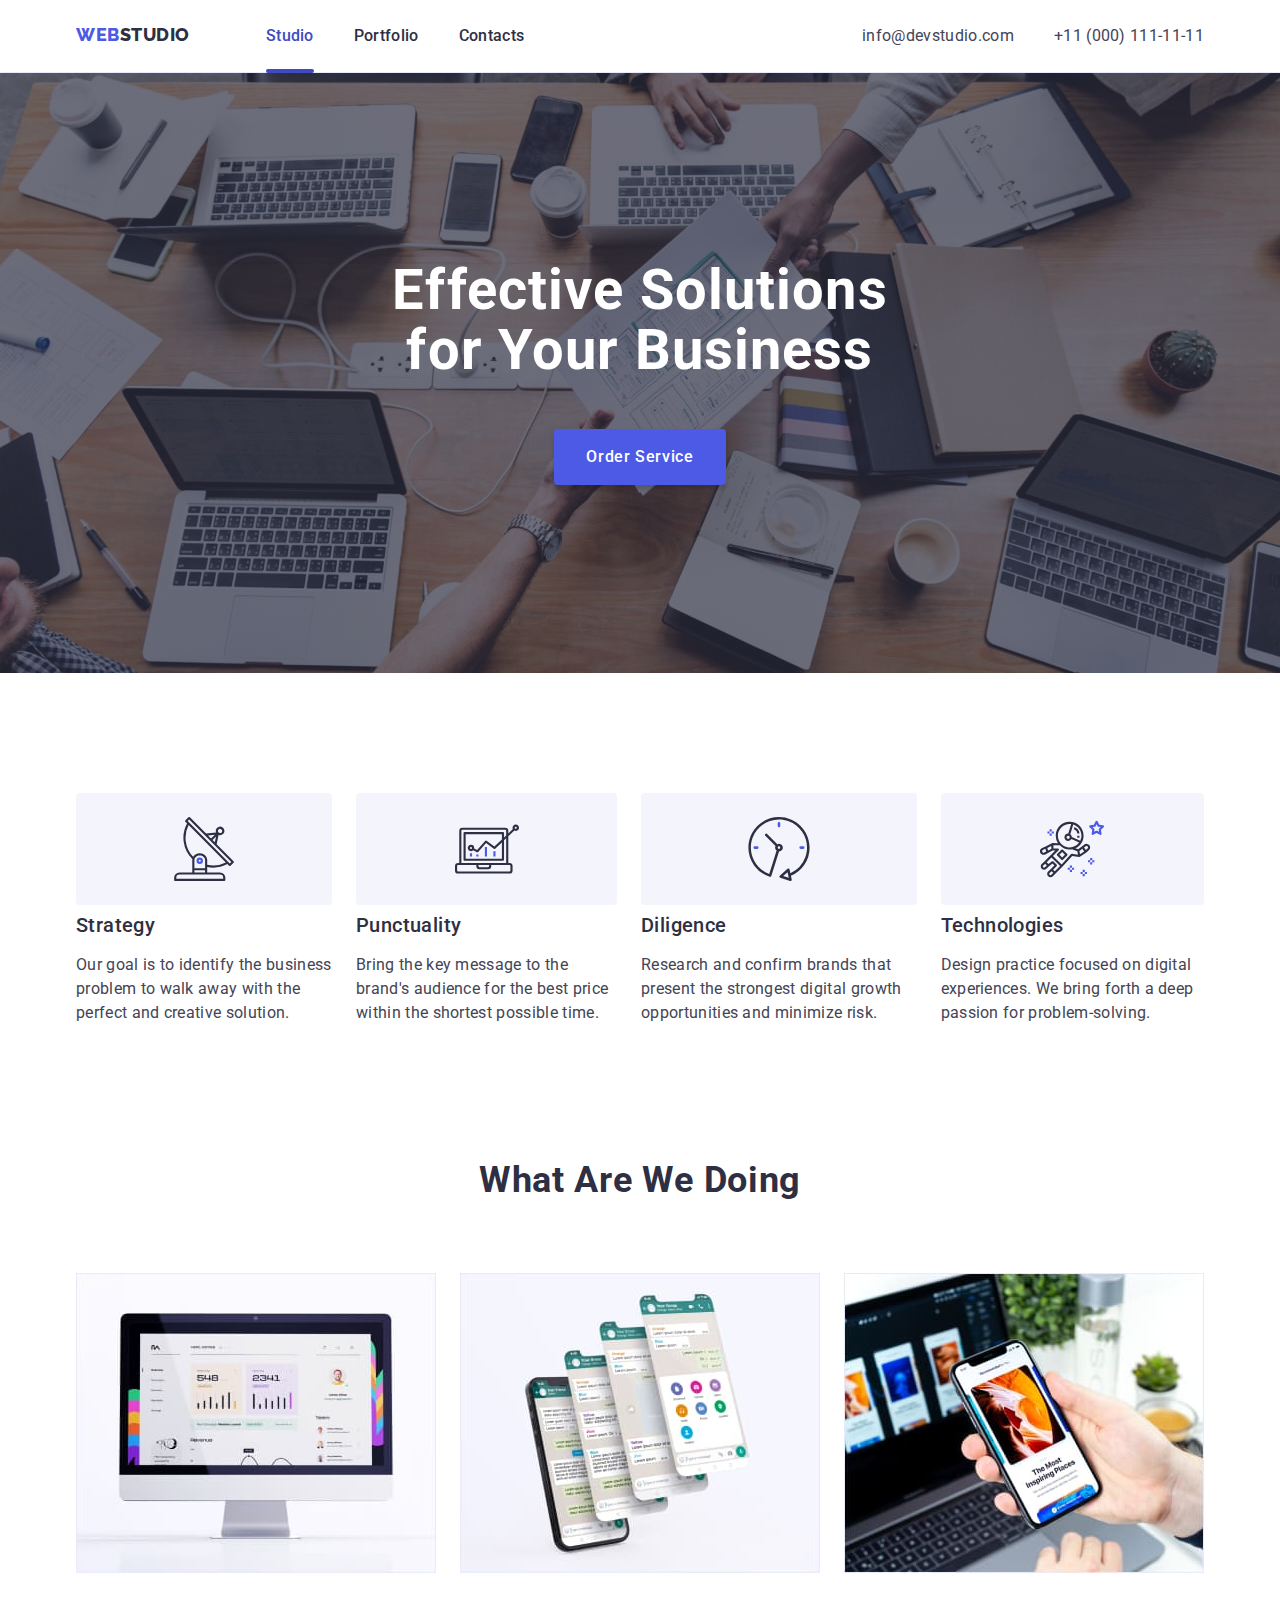
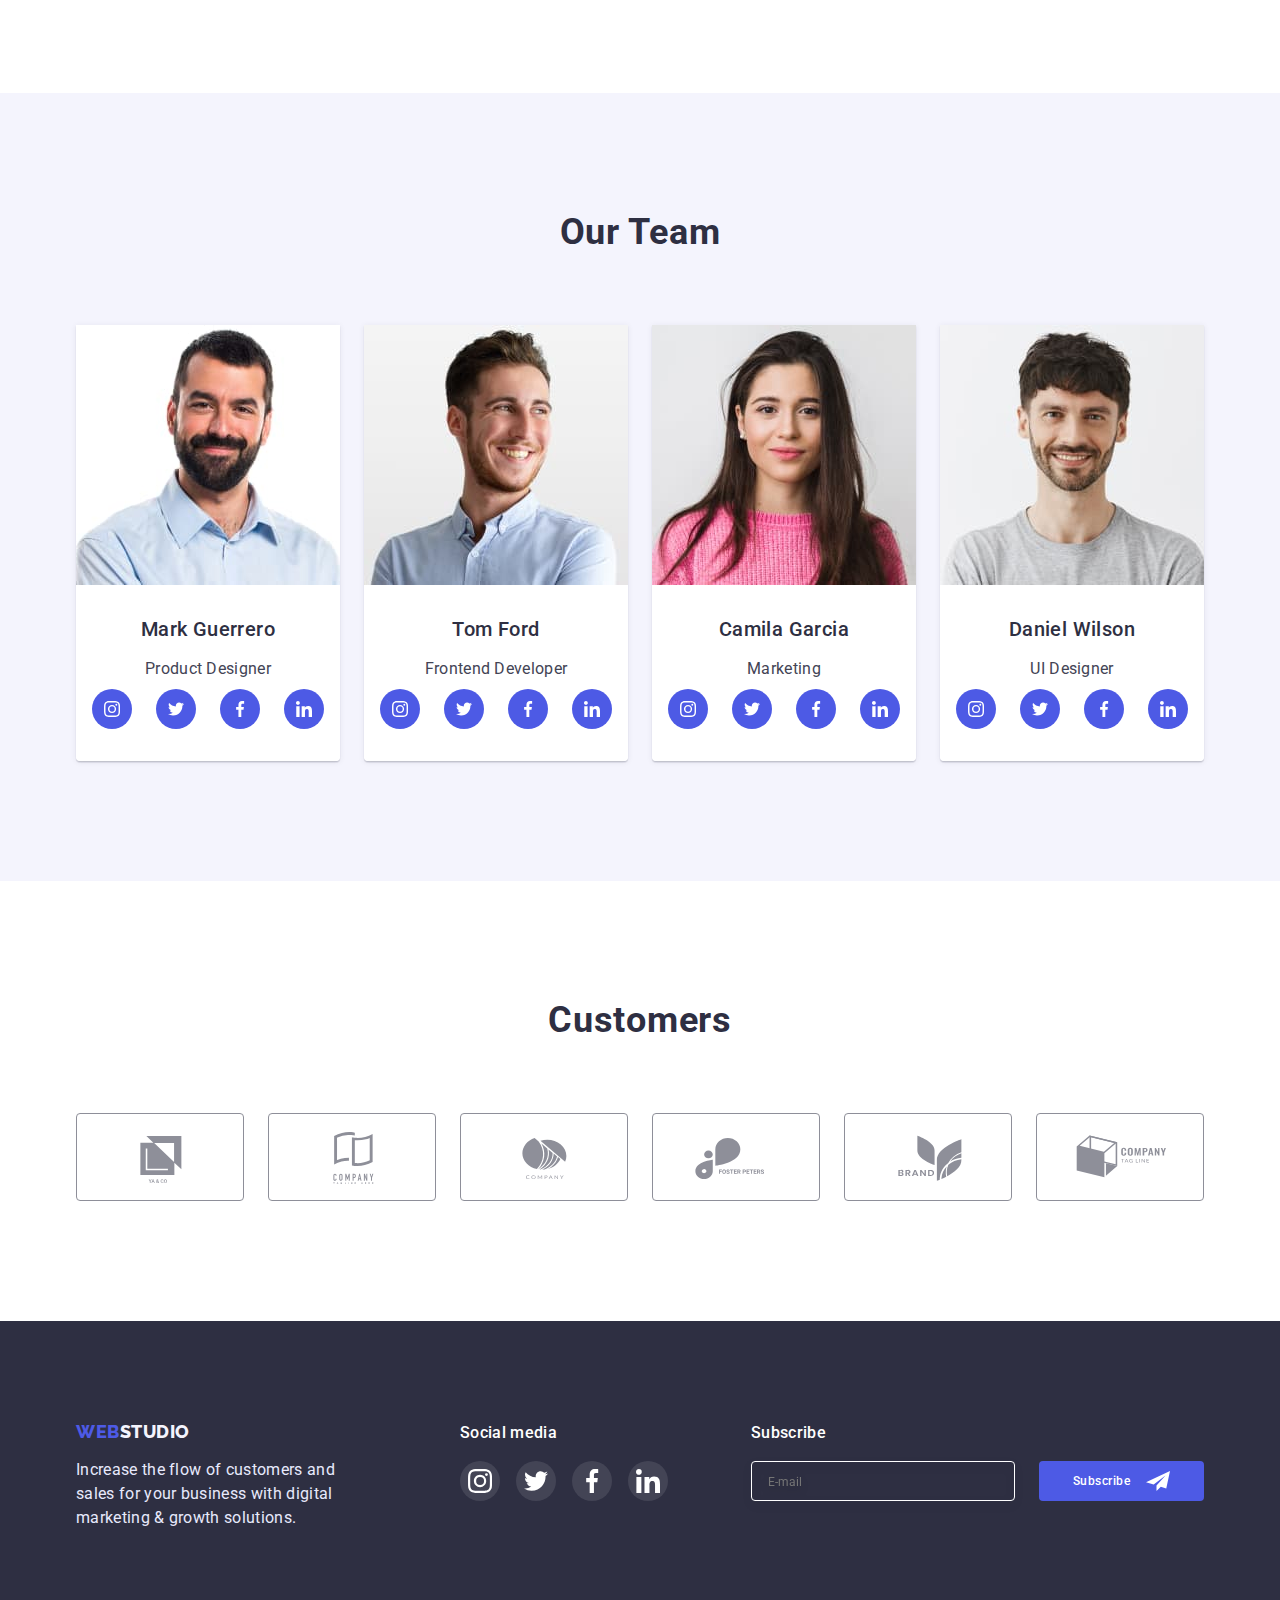
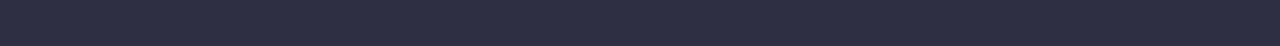
<file: index.html>
<!DOCTYPE html>
<html lang="en">
  <head>
    <meta charset="UTF-8" />
    <meta http-equiv="X-UA-Compatible" content="IE=edge" />
    <meta name="viewport" content="width=device-width, initial-scale=1.0" />
    <title>Web Studio</title>
    <link rel="preconnect" href="https://fonts.googleapis.com" />
    <link rel="preconnect" href="https://fonts.gstatic.com" crossorigin />
    <link href="https://fonts.googleapis.com/css2?family=Raleway:wght@800&family=Roboto:wght@400;500;700&display=swap" rel="stylesheet" />
    <!-- normalizer -->
    <link rel="stylesheet" href="https://cdnjs.cloudflare.com/ajax/libs/modern-normalize/1.1.0/modern-normalize.min.css" />
    <!--  -->
    <link rel="stylesheet" href="./css/styles.css" />
  </head>
  <body>
    <!--! the HEADER for everyone -->
    <header class="header-site">
      <div class="container header-container">
        <nav class="nav-site">
          <!-- Logo -->
          <a class="logo link" href="./index.html">Web<span class="logo-studio-header">Studio</span> </a>
          <ul class="menu list">
            <li class="menu-item"><a class="menu-link link current" href="./index.html">Studio</a></li>
            <li class="menu-item"><a class="menu-link link" href="./portfolio.html">Portfolio</a></li>
            <li class="menu-item"><a class="menu-link link" href="">Contacts</a></li>
            <!-- Прибрала current  і перехід до контактів через якор #contacts, бо автоперевірка лається -->
          </ul>
        </nav>
        <address class="contacts">
          <ul class="contacts-list list">
            <li class="contacts-item"><a class="contacts-link link" href="mailto:info@devstudio.com">info@devstudio.com</a></li>
            <li class="contacts-item"><a class="contacts-link link" href="tel:+110001111111">+11 (000) 111-11-11</a></li>
          </ul>
        </address>
      </div>
    </header>
    <!--! MAIN -->
    <main>
      <!--? section 1 hero -->
      <section class="hero">
        <div class="container hero-container">
          <h1 class="title-site">Effective Solutions for Your Business</h1>
          <button class="order-btn" type="button" data-modal-open>Order Service</button>
        </div>
      </section>
      <!--? section 2 About our company -->
      <section class="about-company">
        <div class="container">
          <!-- Hidden header -->
          <h2 class="hidden-header">About our company</h2>
          <ul class="about-company-list list">
            <li class="about-company-item">
              <div class="about-company-icon">
                <svg class="company-icon">
                  <use href="./images/decor/icons.svg#icon-antenna"></use>
                </svg>
              </div>
              <h3 class="subtitle">Strategy</h3>
              <p>Our goal is to identify the business problem to walk away with the perfect and creative solution.</p>
            </li>
            <li class="about-company-item">
              <div class="about-company-icon">
                <svg class="company-icon">
                  <use href="./images/decor/icons.svg#icon-diagram"></use>
                </svg>
              </div>
              <h3 class="subtitle">Punctuality</h3>
              <p>Bring the key message to the brand's audience for the best price within the shortest possible time.</p>
            </li>
            <li class="about-company-item">
              <div class="about-company-icon">
                <svg class="company-icon">
                  <use href="./images/decor/icons.svg#icon-clock"></use>
                </svg>
              </div>
              <h3 class="subtitle">Diligence</h3>
              <p>Research and confirm brands that present the strongest digital growth opportunities and minimize risk.</p>
            </li>
            <li class="about-company-item">
              <div class="about-company-icon">
                <svg class="company-icon">
                  <use href="./images/decor/icons.svg#icon-astronaut"></use>
                </svg>
              </div>
              <h3 class="subtitle">Technologies</h3>
              <p>Design practice focused on digital experiences. We bring forth a deep passion for problem-solving.</p>
            </li>
          </ul>
        </div>
      </section>
      <!--? section 3  What are we doing-->
      <section class="doing">
        <div class="container">
          <h2 class="title">What are we doing</h2>
          <ul class="doing-list list">
            <li class="doing-item"><img src="./images/doing/monitor.jpg" alt="Monitor screen with analytical information." width="360" height="300" /></li>
            <li class="doing-item"><img src="./images/doing/phones.jpg" alt="Phone screen and its screenshots with correspondence." width="360" height="300" /></li>
            <li class="doing-item"><img src="./images/doing/laptop-phone.jpg" alt="Phone in hand on the background of a laptop - the choice of a place to relax." width="360" height="300" /></li>
          </ul>
        </div>
      </section>
      <!--? section 4 Our Team -->
      <section class="team">
        <div class="container">
          <h2 class="title">Our Team</h2>
          <ul class="team-list list">
            <li class="team-item">
              <img src="./images/employees/mark-guerrero.jpg" alt="photo of Mark Guerrero" width="264" height="260" />
              <div class="team-info">
                <h3 class="subtitle">Mark Guerrero</h3>
                <p class="profession">Product Designer</p>
                <!-- contacts in social networks -->

                <ul class="social-icon-list list">
                  <li class="social-icon-item">
                    <a class="social-icon-link" href="#">
                      <svg class="social-icon-img">
                        <use href="./images/decor/icons.svg#icon-instagram"></use>
                      </svg>
                    </a>
                  </li>
                  <li class="social-icon-item">
                    <a class="social-icon-link" href="#">
                      <svg class="social-icon-img">
                        <use href="./images/decor/icons.svg#icon-twitter"></use>
                      </svg>
                    </a>
                  </li>
                  <li class="social-icon-item">
                    <a class="social-icon-link" href="#">
                      <svg class="social-icon-img">
                        <use href="./images/decor/icons.svg#icon-facebook"></use>
                      </svg>
                    </a>
                  </li>
                  <li class="social-icon-item">
                    <a class="social-icon-link" href="#">
                      <svg class="social-icon-img">
                        <use href="./images/decor/icons.svg#icon-linkedin"></use>
                      </svg>
                    </a>
                  </li>
                </ul>

                <!-- / contacts in social networks -->
              </div>
            </li>
            <li class="team-item">
              <img src="./images/employees/tom-ford.jpg" alt="photo of Tom Ford" width="264" height="260" />
              <div class="team-info">
                <h3 class="subtitle">Tom Ford</h3>
                <p class="profession">Frontend Developer</p>
                <!-- contacts in social networks -->

                <ul class="social-icon-list list">
                  <li class="social-icon-item">
                    <a class="social-icon-link" href="#">
                      <svg class="social-icon-img">
                        <use href="./images/decor/icons.svg#icon-instagram"></use>
                      </svg>
                    </a>
                  </li>
                  <li class="social-icon-item">
                    <a class="social-icon-link" href="#">
                      <svg class="social-icon-img">
                        <use href="./images/decor/icons.svg#icon-twitter"></use>
                      </svg>
                    </a>
                  </li>
                  <li class="social-icon-item">
                    <a class="social-icon-link" href="#">
                      <svg class="social-icon-img">
                        <use href="./images/decor/icons.svg#icon-facebook"></use>
                      </svg>
                    </a>
                  </li>
                  <li class="social-icon-item">
                    <a class="social-icon-link" href="#">
                      <svg class="social-icon-img">
                        <use href="./images/decor/icons.svg#icon-linkedin"></use>
                      </svg>
                    </a>
                  </li>
                </ul>

                <!-- / contacts in social networks -->
              </div>
            </li>
            <li class="team-item">
              <img src="./images/employees/camila-garcia.jpg" alt="photo of Camila Garcia" width="264" height="260" />
              <div class="team-info">
                <h3 class="subtitle">Camila Garcia</h3>
                <p class="profession">Marketing</p>
                <!-- contacts in social networks -->

                <ul class="social-icon-list list">
                  <li class="social-icon-item">
                    <a class="social-icon-link" href="#">
                      <svg class="social-icon-img">
                        <use href="./images/decor/icons.svg#icon-instagram"></use>
                      </svg>
                    </a>
                  </li>
                  <li class="social-icon-item">
                    <a class="social-icon-link" href="#">
                      <svg class="social-icon-img">
                        <use href="./images/decor/icons.svg#icon-twitter"></use>
                      </svg>
                    </a>
                  </li>
                  <li class="social-icon-item">
                    <a class="social-icon-link" href="#">
                      <svg class="social-icon-img">
                        <use href="./images/decor/icons.svg#icon-facebook"></use>
                      </svg>
                    </a>
                  </li>
                  <li class="social-icon-item">
                    <a class="social-icon-link" href="#">
                      <svg class="social-icon-img">
                        <use href="./images/decor/icons.svg#icon-linkedin"></use>
                      </svg>
                    </a>
                  </li>
                </ul>

                <!-- / contacts in social networks -->
              </div>
            </li>
            <li class="team-item">
              <img src="./images/employees/daniel-wilson.jpg" alt="hoto of Daniel Wilson" width="264" height="260" />
              <div class="team-info">
                <h3 class="subtitle">Daniel Wilson</h3>
                <p class="profession">UI Designer</p>
                <!-- contacts in social networks -->

                <ul class="social-icon-list list">
                  <li class="social-icon-item">
                    <a class="social-icon-link" href="#">
                      <svg class="social-icon-img">
                        <use href="./images/decor/icons.svg#icon-instagram"></use>
                      </svg>
                    </a>
                  </li>
                  <li class="social-icon-item">
                    <a class="social-icon-link" href="#">
                      <svg class="social-icon-img">
                        <use href="./images/decor/icons.svg#icon-twitter"></use>
                      </svg>
                    </a>
                  </li>
                  <li class="social-icon-item">
                    <a class="social-icon-link" href="#">
                      <svg class="social-icon-img">
                        <use href="./images/decor/icons.svg#icon-facebook"></use>
                      </svg>
                    </a>
                  </li>
                  <li class="social-icon-item">
                    <a class="social-icon-link" href="#">
                      <svg class="social-icon-img">
                        <use href="./images/decor/icons.svg#icon-linkedin"></use>
                      </svg>
                    </a>
                  </li>
                </ul>

                <!-- / contacts in social networks -->
              </div>
            </li>
          </ul>
        </div>
      </section>

      <!--? section 5  Customers-->
      <section class="customers">
        <div class="container">
          <h2 class="title">Customers</h2>
          <ul class="customers-list list">
            <li class="customers-item">
              <a class="customers-link link" href="">
                <svg class="customers-img">
                  <use href="./images/decor/icons.svg#icon-Logo1"></use>
                </svg>
              </a>
            </li>
            <li class="customers-item">
              <a class="customers-link link" href="">
                <svg class="customers-img">
                  <use href="./images/decor/icons.svg#icon-Logo2"></use>
                </svg>
              </a>
            </li>
            <li class="customers-item">
              <a class="customers-link link" href="">
                <svg class="customers-img">
                  <use href="./images/decor/icons.svg#icon-Logo3"></use>
                </svg>
              </a>
            </li>
            <li class="customers-item">
              <a class="customers-link link" href="">
                <svg class="customers-img">
                  <use href="./images/decor/icons.svg#icon-Logo4"></use>
                </svg>
              </a>
            </li>
            <li class="customers-item">
              <a class="customers-link link" href="">
                <svg class="customers-img">
                  <use href="./images/decor/icons.svg#icon-Logo5"></use>
                </svg>
              </a>
            </li>
            <li class="customers-item">
              <a class="customers-link link" href="">
                <svg class="customers-img">
                  <use href="./images/decor/icons.svg#icon-Logo6"></use>
                </svg>
              </a>
            </li>
          </ul>
        </div>
      </section>
    </main>
    <!--! the FOOTER for everyone -->
    <footer class="footer-site">
      <div class="container footer-cotainer">
        <!-- Logo -->
        <div class="footer-info">
          <a class="logo logo-footer link" href="./index.html">Web<span class="logo-studio-footer">Studio</span> </a>
          <p class="footer-text">Increase the flow of customers and sales for your business with digital marketing & growth solutions.</p>
        </div>

        <!-- footer contacts in social networks footer -->
        <div class="footer-social-icon">
          <h4 class="footer-social-title">Social media</h4>
          <ul class="footer-social-icon-list list">
            <li class="footer-social-icon-item">
              <a class="footer-social-icon-link" href="#">
                <svg class="footer-social-icon-img">
                  <use href="./images/decor/icons.svg#icon-instagram"></use>
                </svg>
              </a>
            </li>
            <li class="footer-social-icon-item">
              <a class="footer-social-icon-link" href="#">
                <svg class="footer-social-icon-img">
                  <use href="./images/decor/icons.svg#icon-twitter"></use>
                </svg>
              </a>
            </li>
            <li class="footer-social-icon-item">
              <a class="footer-social-icon-link" href="#">
                <svg class="footer-social-icon-img">
                  <use href="./images/decor/icons.svg#icon-facebook"></use>
                </svg>
              </a>
            </li>
            <li class="footer-social-icon-item">
              <a class="footer-social-icon-link" href="#">
                <svg class="footer-social-icon-img">
                  <use href="./images/decor/icons.svg#icon-linkedin"></use>
                </svg>
              </a>
            </li>
          </ul>
        </div>
        <!-- / footer contacts in social networks -->

        <!-- ********** footer-subscribe-form****** -->

        <form class="footer-subscribe-form">
          <p class="subscribe-text">Subscribe</p>

          <div class="subscribe-wrapper">
            <input class="footer-subscribe-input" name="subscribe-email" type="email" required placeholder="E-mail" />
            <button type="submit" class="subscribe-btn">
              Subscribe
              <svg class="icon-subscribe-btn">
                <use href="./images/decor/icons.svg#icon-subscribe"></use>
              </svg>
            </button>
          </div>
        </form>

        <!-- ********** / footer-subscribe-form****** -->
      </div>
    </footer>

    <!--!#######  modal window    ####### -->
    <div class="backdrop is-hidden" data-modal>
      <div class="modal">
        <button type="button" class="modal-close-btn" data-modal-close>
          <svg class="close">
            <use href="./images/decor/icons.svg#icon-close"></use>
          </svg>
        </button>
        <form class="modal-form">
          <p class="modal-text">Leave your contacts and we will call you back</p>

          <label class="modal-label" for="client-name"> <span class="label-text">Name</span> </label>
          <div class="modal-input-wrapper">
            <input class="modal-input" id="client-name" name="client-name" type="text" required pattern="^[a-zA-Z]+\s[a-zA-Z]+$" title="Username must be two words separated by space." />
            <svg class="modal-input-icon">
              <use href="./images/decor/icons.svg#icon-person"></use>
            </svg>
          </div>

          <label class="modal-label" for="client-phone"> <span class="label-text">Phone</span> </label>
          <div class="modal-input-wrapper">
            <input class="modal-input" id="client-phone" name="client-phone" type="tel" required pattern="[0-9]{3}-[0-9]{3}-[0-9]{2}-[0-9]{2}" title="XXX-XXX-XX-XX" />
            <svg class="modal-input-icon">
              <use href="./images/decor/icons.svg#icon-phone"></use>
            </svg>
          </div>

          <label class="modal-label" for="client-email"> <span class="label-text">Email</span> </label>
          <div class="modal-input-wrapper">
            <input class="modal-input" id="client-email" name="client-email" type="email" />
            <svg class="modal-input-icon">
              <use href="./images/decor/icons.svg#icon-email"></use>
            </svg>
          </div>

          <label class="modal-label">
            <span class="label-text">Comment</span>
            <textarea class="modal-comment" name="client-comment" placeholder="Text input"></textarea>
          </label>

          <input class="modal-checkbox hidden-header" name="client-policy" type="checkbox" id="checkbox-policy" value="true" required />
          <label class="modal-label-checkbox label-text" for="checkbox-policy">I accept the terms and conditions of the&nbsp;<a class="policy-link" href="">Privacy Policy</a> </label>

          <button class="modal-send-btn" type="submit">Send</button>
        </form>
      </div>
    </div>
    <!--!#######  / modal window   ####### -->
    <script src="./js/modal.js"></script>
  </body>
</html>
</file>
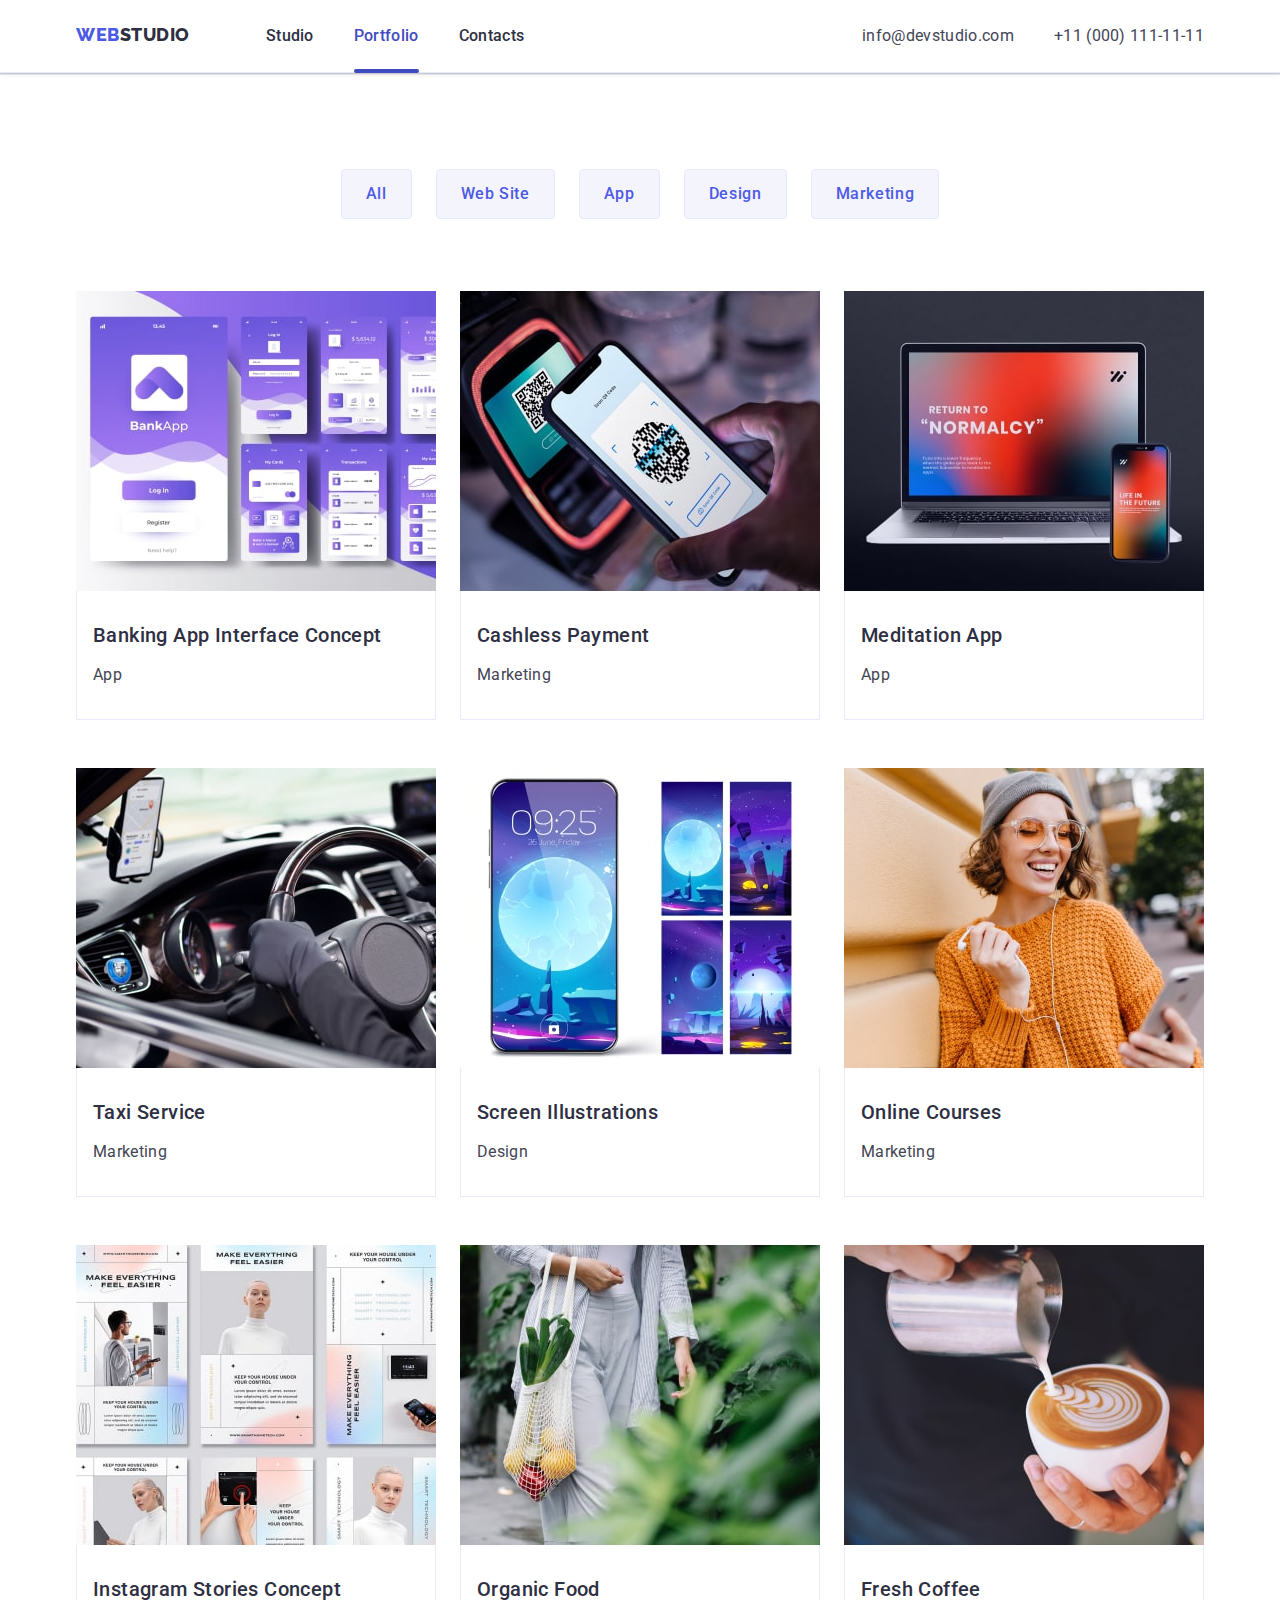
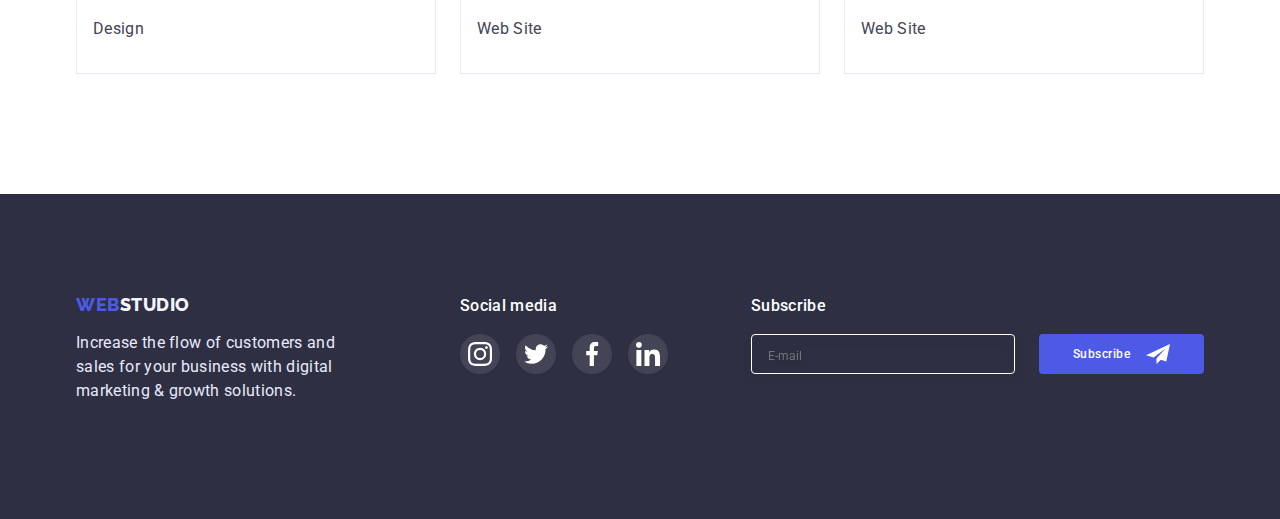
<file: portfolio.html>
<!DOCTYPE html>
<html lang="en">
  <head>
    <meta charset="UTF-8" />
    <meta http-equiv="X-UA-Compatible" content="IE=edge" />
    <meta name="viewport" content="width=device-width, initial-scale=1.0" />
    <title>Portfolio</title>
    <link rel="preconnect" href="https://fonts.googleapis.com" />
    <link rel="preconnect" href="https://fonts.gstatic.com" crossorigin />
    <link href="https://fonts.googleapis.com/css2?family=Raleway:wght@800&family=Roboto:wght@400;500;700&display=swap" rel="stylesheet" />
    <!-- normalizer -->
    <link rel="stylesheet" href="https://cdnjs.cloudflare.com/ajax/libs/modern-normalize/1.1.0/modern-normalize.min.css" />
    <!--  -->
    <link rel="stylesheet" href="./css/styles.css" />
  </head>
  <body>
    <!--! the HEADER for everyone -->
    <header class="header-site">
      <div class="container header-container">
        <nav class="nav-site">
          <!-- Logo -->
          <a class="logo link" href="./index.html">Web<span class="logo-studio-header">Studio</span> </a>
          <ul class="menu list">
            <li class="menu-item"><a class="menu-link link" href="./index.html">Studio</a></li>
            <li class="menu-item"><a class="menu-link link current" href="./portfolio.html">Portfolio</a></li>
            <li class="menu-item"><a class="menu-link link" href="">Contacts</a></li>
            <!-- current вказує на поточну сторінку -->
          </ul>
        </nav>
        <address class="contacts">
          <ul class="contacts-list list">
            <li class="contacts-item"><a class="contacts-link link" href="mailto:info@devstudio.com">info@devstudio.com</a></li>
            <li class="contacts-item"><a class="contacts-link link" href="tel:+110001111111">+11 (000) 111-11-11</a></li>
          </ul>
        </address>
      </div>
    </header>
    <!--! MAIN -->
    <main>
      <!--? Our projects -->
      <section class="projects">
        <div class="container">
          <!-- Hidden header -->
          <h1 class="hidden-header">Portfolio</h1>
          <!-- Filter -->
          <ul class="selection-portfolio list">
            <li class="selection-item"><button class="selection-btn" type="button">All</button></li>
            <li class="selection-item"><button class="selection-btn" type="button">Web Site</button></li>
            <li class="selection-item"><button class="selection-btn" type="button">App</button></li>
            <li class="selection-item"><button class="selection-btn" type="button">Design</button></li>
            <li class="selection-item"><button class="selection-btn" type="button">Marketing</button></li>
          </ul>
          <!-- Photo gallery of projects -->
          <ul class="projects-list list">
            <li cl.ass="projects-item">
              <a class="projects-link link" href="">
                <div class="projects_wrapper_overlay">
                  <img src="./images/portfolio/banking-app-interface11.jpg" alt="Banking App Screenshots" width="360" height="300" />
                  <p class="projects_overlay">14 Stylish and User-Friendly App Design Concepts · Task Manager App · Calorie Tracker App · Exotic Fruit Ecommerce App · Cloud Storage App</p>
                </div>
                <div class="projects-info">
                  <h2 class="subtitle">Banking App Interface Concept</h2>
                  <p class="projects-text">App</p>
                </div>
              </a>
            </li>
            <li cl.ass="projects-item">
              <a class="projects-link link" href="">
                <div class="projects_wrapper_overlay">
                  <img src="./images/portfolio/cashless-payment12.jpg" alt="laptop and phone with cashless payment application" width="360" height="300" />
                  <p class="projects_overlay">14 Stylish and User-Friendly App Design Concepts · Task Manager App · Calorie Tracker App · Exotic Fruit Ecommerce App · Cloud Storage App</p>
                </div>
                <div class="projects-info">
                  <h2 class="subtitle">Cashless Payment</h2>
                  <p class="projects-text">Marketing</p>
                </div>
              </a>
            </li>
            <li cl.ass="projects-item">
              <a class="projects-link link" href="">
                <div class="projects_wrapper_overlay">
                  <img src="./images/portfolio/meditaion-app13.jpg" alt="laptop and phone with meditation app" width="360" height="300" />
                  <p class="projects_overlay">14 Stylish and User-Friendly App Design Concepts · Task Manager App · Calorie Tracker App · Exotic Fruit Ecommerce App · Cloud Storage App</p>
                </div>
                <div class="projects-info">
                  <h2 class="subtitle">Meditation App</h2>
                  <p class="projects-text">App</p>
                </div>
              </a>
            </li>
            <li cl.ass="projects-item">
              <a class="projects-link link" href="">
                <div class="projects_wrapper_overlay">
                  <img src="./images/portfolio/taxi-service21.jpg" alt="taxi app phone" width="360" height="300" />
                  <p class="projects_overlay">14 Stylish and User-Friendly App Design Concepts · Task Manager App · Calorie Tracker App · Exotic Fruit Ecommerce App · Cloud Storage App</p>
                </div>
                <div class="projects-info">
                  <h2 class="subtitle">Taxi Service</h2>
                  <p class="projects-text">Marketing</p>
                </div>
              </a>
            </li>
            <li cl.ass="projects-item">
              <a class="projects-link link" href="">
                <div class="projects_wrapper_overlay">
                  <img src="./images/portfolio/screen-illustrations22.jpg" alt="phone screen pictures" width="360" height="300" />
                  <p class="projects_overlay">14 Stylish and User-Friendly App Design Concepts · Task Manager App · Calorie Tracker App · Exotic Fruit Ecommerce App · Cloud Storage App</p>
                </div>
                <div class="projects-info">
                  <h2 class="subtitle">Screen Illustrations</h2>
                  <p class="projects-text">Design</p>
                </div>
              </a>
            </li>
            <li cl.ass="projects-item">
              <a class="projects-link link" href="">
                <div class="projects_wrapper_overlay">
                  <img src="./images/portfolio/online-courses23.jpg" alt="girl looking at the phone" width="360" height="300" />
                  <p class="projects_overlay">14 Stylish and User-Friendly App Design Concepts · Task Manager App · Calorie Tracker App · Exotic Fruit Ecommerce App · Cloud Storage App</p>
                </div>
                <div class="projects-info">
                  <h2 class="subtitle">Online Courses</h2>
                  <p class="projects-text">Marketing</p>
                </div>
              </a>
            </li>
            <li class="projects-item">
              <a class="projects-link link" href="">
                <div class="projects_wrapper_overlay">
                  <img src="./images/portfolio/instagram-concept31.jpg" alt="instagram stories" width="360" height="300" />
                  <p class="projects_overlay">14 Stylish and User-Friendly App Design Concepts · Task Manager App · Calorie Tracker App · Exotic Fruit Ecommerce App · Cloud Storage App</p>
                </div>
                <div class="projects-info">
                  <h2 class="subtitle">Instagram Stories Concept</h2>
                  <p class="projects-text">Design</p>
                </div>
              </a>
            </li>
            <li cl.ass="projects-item">
              <a class="projects-link link" href="">
                <div class="projects_wrapper_overlay">
                  <img src="./images/portfolio/organic-food32.jpg" alt="fruits and vegetables in a bag" width="360" height="300" />
                  <p class="projects_overlay">14 Stylish and User-Friendly App Design Concepts · Task Manager App · Calorie Tracker App · Exotic Fruit Ecommerce App · Cloud Storage App</p>
                </div>
                <div class="projects-info">
                  <h2 class="subtitle">Organic Food</h2>
                  <p class="projects-text">Web Site</p>
                </div>
              </a>
            </li>
            <li cl.ass="projects-item">
              <a class="projects-link link" href="">
                <div class="projects_wrapper_overlay">
                  <img src="./images/portfolio/fresh-coffee33.jpg" alt="cup of coffee" width="360" height="300" />
                  <p class="projects_overlay">14 Stylish and User-Friendly App Design Concepts · Task Manager App · Calorie Tracker App · Exotic Fruit Ecommerce App · Cloud Storage App</p>
                </div>
                <div class="projects-info">
                  <h2 class="subtitle">Fresh Coffee</h2>
                  <p class="projects-text">Web Site</p>
                </div>
              </a>
            </li>
          </ul>
        </div>
      </section>
    </main>
    <!--! the FOOTER for everyone -->
    <footer class="footer-site">
      <div class="container footer-cotainer">
        <!-- Logo -->
        <div class="footer-info">
          <a class="logo logo-footer link" href="./index.html">Web<span class="logo-studio-footer">Studio</span> </a>
          <p class="footer-text">Increase the flow of customers and sales for your business with digital marketing & growth solutions.</p>
        </div>

        <!-- footer contacts in social networks footer -->
        <div class="footer-social-icon">
          <h4 class="footer-social-title">Social media</h4>
          <ul class="footer-social-icon-list list">
            <li class="footer-social-icon-item">
              <a class="footer-social-icon-link" href="#">
                <svg class="footer-social-icon-img">
                  <use href="./images/decor/icons.svg#icon-instagram"></use>
                </svg>
              </a>
            </li>
            <li class="footer-social-icon-item">
              <a class="footer-social-icon-link" href="#">
                <svg class="footer-social-icon-img">
                  <use href="./images/decor/icons.svg#icon-twitter"></use>
                </svg>
              </a>
            </li>
            <li class="footer-social-icon-item">
              <a class="footer-social-icon-link" href="#">
                <svg class="footer-social-icon-img">
                  <use href="./images/decor/icons.svg#icon-facebook"></use>
                </svg>
              </a>
            </li>
            <li class="footer-social-icon-item">
              <a class="footer-social-icon-link" href="#">
                <svg class="footer-social-icon-img">
                  <use href="./images/decor/icons.svg#icon-linkedin"></use>
                </svg>
              </a>
            </li>
          </ul>
        </div>
        <!-- / footer contacts in social networks -->

        <!-- ********** footer-subscribe-form****** -->

        <form class="footer-subscribe-form">
          <p class="subscribe-text">Subscribe</p>

          <div class="subscribe-wrapper">
            <input class="footer-subscribe-input" name="subscribe-email" type="email" required placeholder="E-mail" />
            <button type="submit" class="subscribe-btn">
              Subscribe
              <svg class="icon-subscribe-btn">
                <use href="./images/decor/icons.svg#icon-subscribe"></use>
              </svg>
            </button>
          </div>
        </form>

        <!-- ********** / footer-subscribe-form****** -->
      </div>
    </footer>
  </body>
</html>
</file>
<file: css/styles.css>
:root {
  --color-dark: #2e2f42;
  --color-text: #434455;
  --color-primary-brand: #4d5ae5;
  --color-pressed-state: #404bbf;
  --color-accent: #e7e9fc;
  --color-light: #f4f4fd;
  --color-title-site: #ffffff;
  --color-grey-icon: #8e8f99;
  --color-window: #fcfcfc;
  --default-big-gap: 120px;
  --default-small-gap: 24px;
  --transition-dur-and-fun: 250ms cubic-bezier(0.4, 0, 0.2, 1);
}

body {
  font-family: "Roboto", sans-serif;
  /* paragraph text color */
  font-size: 16px;
  line-height: 1.5;
  letter-spacing: 0.02em;
  color: var(--color-text);
}

/*! ********************** COMPONENTS ***********************/
h1,
h2,
h3,
h4 p {
  margin-top: 0;
  margin-bottom: 0;
}

img {
  display: block;
  max-width: 100%;
  height: auto;
}

button {
  cursor: pointer;
}

.list {
  list-style: none;
  margin-top: 0;
  margin-bottom: 0;
  padding-left: 0;
}

.link {
  text-decoration: none;
}
.container {
  width: 1158px;
  padding-left: 15px;
  padding-right: 15px;
  margin: 0 auto;
}
.hidden-header {
  /* display: none; */
  position: absolute;
  width: 1px;
  height: 1px;
  margin: -1px;
  border: 0;
  padding: 0;
  white-space: nowrap;
  clip-path: inset(100%);
  clip: rect(0 0 0 0);
  overflow: hidden;
}

.subtitle {
  margin-bottom: calc(var(--default-small-gap) / 3);
  font-weight: 500;
  font-size: 20px;
  line-height: 1.2;
  letter-spacing: 0.02em;
  color: var(--color-dark);
}
.title {
  margin-bottom: calc(3 * (var(--default-small-gap)));
  font-size: 36px;
  line-height: 1.11;
  letter-spacing: 0.02em;
  text-transform: capitalize;
  color: var(--color-dark);
  text-align: center;
}
.profession {
  font-size: 16px;
}

/* Хоч ця якість по замовченню від браузера + наслідується від body але задала чтоб виконати вимоги автоперевірки */
/*! ********************** / COMPONENTS ***********************/

/*! ***************** HEADER (for everyone)******************/
.header-site {
  padding-top: var(--default-small-gap);
  padding-bottom: var(--default-small-gap);
  background-color: var(--color-title-site);
  border-bottom: 1px solid var(--color-accent);
  box-shadow: 0px 2px 1px rgba(46, 47, 66, 0.08), 0px 1px 1px rgba(46, 47, 66, 0.16), 0px 1px 6px rgba(46, 47, 66, 0.08);
}

.header-container {
  display: flex;
  justify-content: space-between;
  align-items: center;
}

.nav-site {
  display: flex;
}

/*?============== Logo  ==============*/
/*== components for all logs ==*/
.logo {
  margin-right: 76px;
  font-family: "Raleway", sans-serif;
  font-weight: 800;
  font-size: 18px;
  line-height: 1.17;
  /* Хоч на проекті у figma стоїть 24рх. А 24:18 =1.33 але задала  1.17чтоб виконати вимоги автоперевірки */
  text-transform: uppercase;
  letter-spacing: 0.03em;
  color: var(--color-primary-brand);
}

/*== / for all logs ==*/

.logo-studio-header {
  color: var(--color-dark);
}

/*?============== / Logo  ==============*/

/*?============== Menu  ==============*/
.menu-link {
  font-weight: 500;
  font-size: 16px;
  line-height: 1.5;
  letter-spacing: 0.02em;
  color: var(--color-dark);
  transition: color var(--transition-dur-and-fun);
  position: relative;
}

.menu-link:hover,
.menu-link:focus,
.menu-link:active {
  color: var(--color-pressed-state);
}

.menu {
  display: flex;
  gap: 40px;
}

.current::after {
  content: "";
  display: block;
  width: 100%;
  height: 4px;
  background: var(--color-pressed-state);
  border-radius: 2px;

  position: absolute;
  left: 0;
  bottom: 0;
  transform: translateY(28px);
}

.menu-link.current {
  color: var(--color-pressed-state);
}

/*?============== / Menu  ==============*/

/*?============== Contacts  ==============*/

.contacts {
  font-style: normal;
}

.contacts-list {
  display: flex;
  gap: 40px;
}

.contacts-link {
  line-height: 1.5;
  letter-spacing: 0.02em;
  color: var(--color-text);
  transition: color var(--transition-dur-and-fun);
}

.contacts-link:hover,
.contacts-link:focus {
  color: var(--color-pressed-state);
}

/*?============== / Contacts  ==============*/
/*! ********************** / HEADER ***********************/

/*%%%%%%%%%%%%%%%%%%%%%%%% MAIN PAGE %%%%%%%%%%%%%%%%%%%%%%%%*/

/*! ********************** MAIN INDEX  ***********************/
/*?============== Hero  ==============*/
.hero {
  background-color: var(--color-dark);
  background-image: linear-gradient(rgba(46, 47, 66, 0.7), rgba(46, 47, 66, 0.7)), url(../images/decor/hero.jpg);

  background-position: center;
  background-size: cover;
  background-repeat: no-repeat;

  max-width: 1440px;
  height: 600px;
  margin-left: auto;
  margin-right: auto;
  text-align: center;
  padding-top: 188px;
  padding-bottom: 188px;
}

.title-site {
  display: block;
  max-width: 496px;
  margin: 0 auto calc(2 * var(--default-small-gap));
  font-size: 56px;
  line-height: 1.07;
  text-align: center;
  letter-spacing: 0.02em;
  color: var(--color-title-site);
}

.order-btn {
  padding: 16px 32px;
  min-width: 169px;
  background: var(--color-primary-brand);
  box-shadow: 0px 4px 4px rgba(0, 0, 0, 0.15);
  border-radius: 4px;
  border: none;

  /* Button Text */
  font-family: inherit;
  font-style: normal;
  font-weight: 500;
  font-size: 16px;
  line-height: 1.5;
  letter-spacing: 0.04em;
  color: var(--color-title-site);
  transition: background-color var(--transition-dur-and-fun);
}

.order-btn:hover,
.order-btn:focus {
  background-color: var(--color-pressed-state);
}

/*?============== / 1 Hero  ==============*/

/*?=========== 2 About our company  ===========*/
/* Styles for <h2 class="hidden-header">, <h3 class="subtitle"> are defined in the COMPONENTS section. <p> inherits styles from body */

.about-company {
  padding-top: var(--default-big-gap);
  padding-bottom: var(--default-big-gap);
}

.about-company-list {
  display: flex;
  gap: var(--default-small-gap);
}

.about-company-item {
  width: calc((100% -3 * var(--default-small-gap)) / 4);
}

/* .about-company-item:not(:last-child) {
  margin-right: 24px;
} */
.about-company-icon {
  display: flex;

  /* width: 264px; */

  height: 112px;
  padding: 0;
  margin-bottom: 8px;
  background: var(--color-light);
  border-radius: 4px;
  justify-content: center;
  align-items: center;
}

.company-icon {
  width: 64px;
  height: 64px;
}

/*?=========== / About our company  ===========*/

/*?=========== 3 What are we doing  ===========*/
/* Styles for <h2 class="title"> are defined in the COMPONENTS section. */
.doing {
  padding-bottom: var(--default-big-gap);
}

.doing-list {
  display: flex;
  gap: var(--default-small-gap);
}

/* .doing-item:not(:last-child) {
  padding-right: 24px;
} */
/*?=========== / What are we doing  ===========*/

/*?=========== 4 Our Team  ===========*/
.team {
  background-color: var(--color-light);
  padding-top: var(--default-big-gap);
  padding-bottom: var(--default-big-gap);
}

/* Styles for <h2 class="title">,  <h3 class="subtitle"> are defined in the COMPONENTS section. <p> inherits styles from body */

.team-list {
  display: flex;

  gap: var(--default-small-gap);
}

.team-item {
  flex-basis: calc((100% - 3 * var(--default-small-gap)) / 4);
  box-shadow: 0px 1px 6px rgba(46, 47, 66, 0.08), 0px 1px 1px rgba(46, 47, 66, 0.16), 0px 2px 1px rgba(46, 47, 66, 0.08);
  border-radius: 0px 0px 4px 4px;
}

.team-info {
  background-color: var(--color-title-site);
  text-align: center;
  padding: 32px 0;
  border-radius: 0px 0px 4px 4px;
}

/* .team-item:not(:last-child) {
  margin-right: 24px;
} */
.profession {
  text-align: center;
  margin-bottom: calc(var(--default-small-gap) / 3);
}

/* <!-- contacts in social networks --> */

.social-icon-list {
  display: flex;
  margin: 0;
  padding: 0;

  justify-content: center;
  gap: var(--default-small-gap);
}

.social-icon-item {
  width: 40px;
  height: 40px;
}

.social-icon-link {
  width: 100%;
  height: 100%;
  margin: 0;
  padding: 0;
  display: flex;
  border-radius: 50%;
  background: var(--color-primary-brand);
  display: flex;
  align-items: center;
  justify-content: center;
  transition: background-color var(--transition-dur-and-fun);
}

.social-icon-img {
  width: 16px;
  height: 16px;
  fill: var(--color-title-site);
}

.social-icon-link:hover {
  background: var(--color-pressed-state);
}

/* <!-- /contacts in social networks --> */
/*?=========== / Our Team  ===========*/

/*?=========== 5 Customers  ===========*/

.customers {
  padding-top: var(--default-big-gap);
  padding-bottom: var(--default-big-gap);
  padding-left: auto;
  padding-right: auto;
}

.customers-list {
  display: flex;
  gap: var(--default-small-gap);
  margin: 0;
  padding: 0;
}

.customers-item {
  align-items: center;
  width: calc((100% - 5 * var(--default-small-gap)) / 6);
}

.customers-link {
  display: block;
  margin: 0;
  padding: 0;
  height: 88px;
  border: 1px solid var(--color-grey-icon);
  border-radius: 4px;
  display: flex;
  justify-content: center;
  align-items: center;
  /* //// */
  color: var(--color-grey-icon);
  transition: border var(--transition-dur-and-fun), color var(--transition-dur-and-fun);
}

.customers-img {
  width: 104px;
  height: 56px;
  /* fill: var(--color-grey-icon); */
  fill: currentColor;
}

.customers-link:hover,
.customers-link:focus,
.customers-link:active {
  border: 1px solid var(--color-pressed-state);
  color: var(--color-pressed-state);
}

/*! ********************* / MAIN INDEX *********************/

/*%%%%%%%%%%%%%%%%%%%%%%%% / MAIN PAGE %%%%%%%%%%%%%%%%%%%%%%%%*/

/*%%%%%%%%%%%%%%%%%%%%%%%% PORTFOLIO %%%%%%%%%%%%%%%%%%%%%%%%*/
/*! ********************  MAIN PORTFOLIO*********************/
/*?=========== Our projects  ===========*/

/* Styles for <h2 class="hidden-header">,  are defined in the COMPONENTS section. */
/*?============== Filter ==============*/

.projects {
  padding-top: 96px;
  padding-bottom: var(--default-big-gap);
}

.selection-portfolio {
  display: flex;
  justify-content: center;
  gap: var(--default-small-gap);
  margin-bottom: 72px;
}

.selection-btn {
  background: var(--color-light);
  border: 1px solid var(--color-accent);
  border-radius: 4px;
  padding: 12px 24px;

  /* Button Text */
  font-family: inherit;
  font-weight: 500;
  font-size: 16px;
  line-height: 1.5;
  letter-spacing: 0.04em;
  color: var(--color-primary-brand);
  box-shadow: none;

  transition: background-color var(--transition-dur-and-fun), color var(--transition-dur-and-fun), box-shadow var(--transition-dur-and-fun), border-color var(--transition-dur-and-fun);
}

.selection-btn:hover,
.selection-btn:focus {
  background-color: var(--color-pressed-state);
  color: var(--color-title-site);
  box-shadow: 0px 3px 1px rgba(0, 0, 0, 0.1), 0px 2px 1px rgba(0, 0, 0, 0.08), 0px 2px 2px rgba(0, 0, 0, 0.12);
  border-color: var(--color-pressed-state);
}

.selection-btn {
  cursor: pointer;
}

/*?============== / Filter ==============*/

/*?========= /Photo gallery of projects ==========*/

.projects-list {
  display: flex;
  flex-wrap: wrap;
  gap: calc(2 * var(--default-small-gap)) var(--default-small-gap);
}

.projects-item {
  flex-basis: calc((100% - 2 * var(--default-small-gap)) / 3);
}

.projects-link {
  display: block;
  box-shadow: none;
  transition: box-shadow var(--transition-dur-and-fun);
}

.projects-link:hover {
  box-shadow: 0px 1px 6px rgba(46, 47, 66, 0.08), 0px 1px 1px rgba(46, 47, 66, 0.16), 0px 2px 1px rgba(46, 47, 66, 0.08);
}

.projects-info {
  padding: 32px 16px;
  width: 100%;
  background: var(--color-title-site);
  border-left: 1px solid var(--color-accent);
  border-bottom: 1px solid var(--color-accent);
  border-right: 1px solid var(--color-accent);
}

/* Styles for  <h2 class="subtitle"> are defined in the COMPONENTS section. <p> inherits styles from body (except color)*/
.projects-text {
  color: var(--color-text);
  margin-bottom: 0;
}
.projects_wrapper_overlay {
  padding: 0;
  margin: 0;
  position: relative;
  overflow: hidden;
}

.projects_overlay {
  position: absolute;
  top: 0;
  left: 0;
  margin: 0;
  width: 100%;
  height: 100%;
  padding: 40px 32px 0 32px;

  background-color: var(--color-primary-brand);
  color: var(--color-light);
  overflow: auto;
  transform: translateY(100%);
  transition: transform var(--transition-dur-and-fun);
}

.projects-link:hover .projects_overlay,
.projects-link:focus .projects_overlay {
  transform: translateY(0%);
}

/*?========= / Photo gallery of projects ==========*/
/*! ******************** / MAIN PORTFOLIO *********************/
/*%%%%%%%%%%%%%%%%%%%%%%%% /PORTFOLIO %%%%%%%%%%%%%%%%%%%%%%%%*/

/*! ***************** FOOTER (for everyone)******************/
.footer-site {
  background: var(--color-dark);
  padding-top: 100px;
  padding-bottom: 100px;
  padding-right: 0;
  padding-left: 0;
  max-width: 1440px;
  margin-left: auto;
  margin-right: auto;
}

.footer-cotainer {
  display: flex;
}

.logo-footer {
  display: block;
  margin-right: 0;
  margin-bottom: 16px;
}

.logo-studio-footer {
  color: var(--color-light);
}

.footer-text {
  color: var(--color-accent);
}

.footer-info {
  max-width: 264px;
  margin-right: var(--default-big-gap);
}

/*************** footer-social-icon *************/
/* .footer-social-icon {
  width: 208px;
  height: 80px;
  margin-right: 80px;
} */

.footer-social-title {
  margin-top: 0;
  margin-bottom: 16px;
  font-style: normal;
  font-weight: 500;
  font-size: 16px;
  line-height: 1.5em;
  letter-spacing: 0.02em;

  color: var(--color-title-site);
}

.footer-social-icon-list {
  display: flex;
  justify-content: center;
  gap: 16px;
}

.footer-social-icon-item {
  width: 40px;
  height: 40px;
}

.footer-social-icon-link {
  width: 100%;
  height: 100%;
  margin: 0;
  padding: 0;
  display: flex;
  border-radius: 50%;
  background-color: rgba(255, 255, 255, 0.1);
  display: flex;
  align-items: center;
  justify-content: center;
  transition: background-color var(--transition-dur-and-fun);
}

.footer-social-icon-img {
  width: 24px;
  height: 24px;
  fill: var(--color-title-site);
}
.footer-social-icon-link:focus,
.footer-social-icon-link:hover {
  background-color: #31d0aa;
}
/*************** /footer-social-icon *************/

/************** footer-subscribe-form  ********/

.footer-subscribe-form {
  width: 453px;
  height: 80px;
  margin-left: auto;
  display: flex;
  flex-direction: column;
  justify-content: start;
  width: 453px;
  padding: 0;
  height: 80px;
}
.subscribe-wrapper {
  display: flex;
  gap: var(--default-small-gap);
}
.subscribe-text {
  margin-top: 0;
  margin-bottom: 16px;
  font-weight: 500;
  font-size: 16px;
  line-height: 1.5;
  letter-spacing: 0.02em;
  color: var(--color-title-site);
}

.footer-subscribe-input {
  width: 264px;
  height: 40px;
  padding: 8px 16px;
  border: 1px solid var(--color-title-site);
  filter: drop-shadow(0px 4px 4px rgba(0, 0, 0, 0.15));
  border-radius: 4px;
  background-color: transparent;
}
.footer-subscribe-input {
  color: var(--color-title-site);
}
.footer-subscribe-input::placeholder {
  font-size: 12px;
  line-height: 2;
}
.subscribe-btn {
  display: flex;
  height: 40px;
  min-width: 165px;
  align-items: center;
  justify-content: center;
  padding: 8px var(--default-small-gap);

  background: var(--color-primary-brand);
  border-radius: 4px;
  border: none;
  font-weight: 500;
  line-height: 1.5;
  letter-spacing: 0.04em;
  color: var(--color-title-site);
  font-size: 12px;
  line-height: 1.17;
  letter-spacing: 0.04em;
  transition: background-color var(--transition-dur-and-fun);
}
.icon-subscribe-btn {
  margin-left: 16px;
  width: 24px;
  height: 24px;
  fill: var(--color-title-site);
}

.subscribe-btn:hover,
.subscribe-btn:focus {
  background-color: var(--color-pressed-state);
}

/**********  / footer-subscribe-form  ********/
/*! ******************* / FOOTER ********************/

/*! <!--!#######  MODAL WINDOW    ####### --> */
.backdrop {
  position: fixed;
  left: 0;
  top: 0;
  width: 100%;
  height: 100%;
  background-color: rgba(46, 47, 66, 0.4);
  z-index: 100;
  opacity: 1;
  transition: opacity var(--transition-dur-and-fun), transform var(--transition-dur-and-fun);
}

.backdrop.is-hidden {
  opacity: 0;
  pointer-events: none;
  opacity: hidden;
}

.backdrop.is-hidden .modal {
  transform: translate(-50%, -50%) scale(0.25);
}

.modal {
  position: absolute;
  min-width: 408px;
  /* min-height: 584px; */
  padding: 72px var(--default-small-gap) var(--default-small-gap);
  top: 50%;
  left: 50%;
  transform: translate(-50%, -50%) scale(1);
  background: var(--color-window);
  box-shadow: 0px 1px 1px rgba(0, 0, 0, 0.14), 0px 1px 3px rgba(0, 0, 0, 0.12), 0px 2px 1px rgba(0, 0, 0, 0.2);
  border-radius: 4px;
  transition: transform var(--transition-dur-and-fun);
}

.modal-close-btn {
  position: absolute;
  top: var(--default-small-gap);
  right: var(--default-small-gap);

  display: flex;
  justify-content: center;
  align-items: center;

  width: var(--default-small-gap);
  height: var(--default-small-gap);

  background: var(--color-accent);
  border: 1px solid rgba(0, 0, 0, 0.1);
  border-radius: 50%;

  padding: 0;

  transition: background-color var(--transition-dur-and-fun), fill var(--transition-dur-and-fun);
}

.modal-close-btn:hover,
.modal-close-btn:focus {
  background-color: var(--color-pressed-state);
  fill: var(--color-title-site);
}

.close {
  width: calc(var(--default-small-gap) / 3);
  height: calc(var(--default-small-gap) / 3);
}
/*[][][][][][] modal-form [][][][][][]*/

.modal-form {
  display: flex;
  flex-direction: column;
}

.modal-text {
  margin-top: 0;
  margin-bottom: 16px;
  font-weight: 500;
  line-height: 1.5;
  text-align: center;
  letter-spacing: 0.02em;
  color: var(--color-dark);
}

.modal-label {
  display: flex;
  flex-direction: column;
}
.label-text {
  font-size: 12px;
  line-height: 1.17;
  letter-spacing: 0.04em;
  color: var(--color-grey-icon);
  margin-bottom: calc(var(--default-small-gap) / 6);
}

.modal-label:nth-last-child(4) {
  margin-bottom: 16px;
}

.modal-input {
  width: 100%;
  height: 40px;
  padding-left: 34px;
  border: 1px solid rgba(46, 47, 66, 0.4);
  border-radius: 4px;
  transition: border-color var(--transition-dur-and-fun);
  margin-bottom: calc(var(--default-small-gap) / 3);
}

.modal-input:focus {
  outline: none;
  border-color: var(--color-primary-brand);
}

.modal-input-wrapper {
  position: relative;
}

.modal-input-icon {
  position: absolute;
  width: 18px;
  height: 18px;
  left: 16px;
  top: calc(50% - (var(--default-small-gap) / 6));
  transform: translateY(-50%);
  fill: var(--color-dark);
  transition: fill var(--transition-dur-and-fun);
}

.modal-input:focus-within + .modal-input-icon {
  fill: var(--color-primary-brand);
}

.modal-comment {
  resize: none;
  width: 100%;
  height: 120px;
  padding: 8px 16px;

  border: 1px solid rgba(46, 47, 66, 0.4);
  border-radius: 4px;
  transition: border-color var(--transition-dur-and-fun);
}

.modal-comment::placeholder {
  font-size: 12px;
  line-height: 1.17;
  letter-spacing: 0.04em;
  color: rgba(46, 47, 66, 0.4);
}

.modal-comment:focus {
  outline: none;
  border-color: var(--color-primary-brand);
}

.modal-label-checkbox {
  display: flex;
  align-items: center;
  margin-bottom: var(--default-small-gap);
}
.modal-label-checkbox::before {
  content: "";
  display: inline-block;
  width: 16px;
  height: 16px;
  margin-right: 8px;
  border: 1px solid rgba(46, 47, 66, 0.4);
  border-radius: 2px;
}

.modal-checkbox:checked + .modal-label-checkbox::before {
  border: none;
  background-image: url(../images/decor/checkbox.svg);
  background-color: var(--color-pressed-state);
  background-size: contain;
}
.modal-checkbox:focus + .modal-label-checkbox::before {
  border-color: var(--color-pressed-state);
}
.policy-link {
  line-height: 1.33;
  letter-spacing: 0.04em;
  color: var(--color-primary-brand);
}

.modal-send-btn {
  display: block;
  margin: 0 auto;
  border: none;
  bottom: var(--default-small-gap);
  width: 169px;
  height: 56px;
  background: var(--color-primary-brand);
  box-shadow: 0px 4px 4px rgba(0, 0, 0, 0.15);
  border-radius: 4px;

  font-weight: 500;
  line-height: 1.5;
  letter-spacing: 0.04em;
  color: var(--color-title-site);
  font-size: 12px;
  line-height: 1.17;
  letter-spacing: 0.04em;
  transition: background-color var(--transition-dur-and-fun);
}

.modal-send-btn:hover,
.modal-send-btn:focus {
  background-color: var(--color-pressed-state);
}

/*! <!--!####### /  modal window    ####### --> */
</file>
